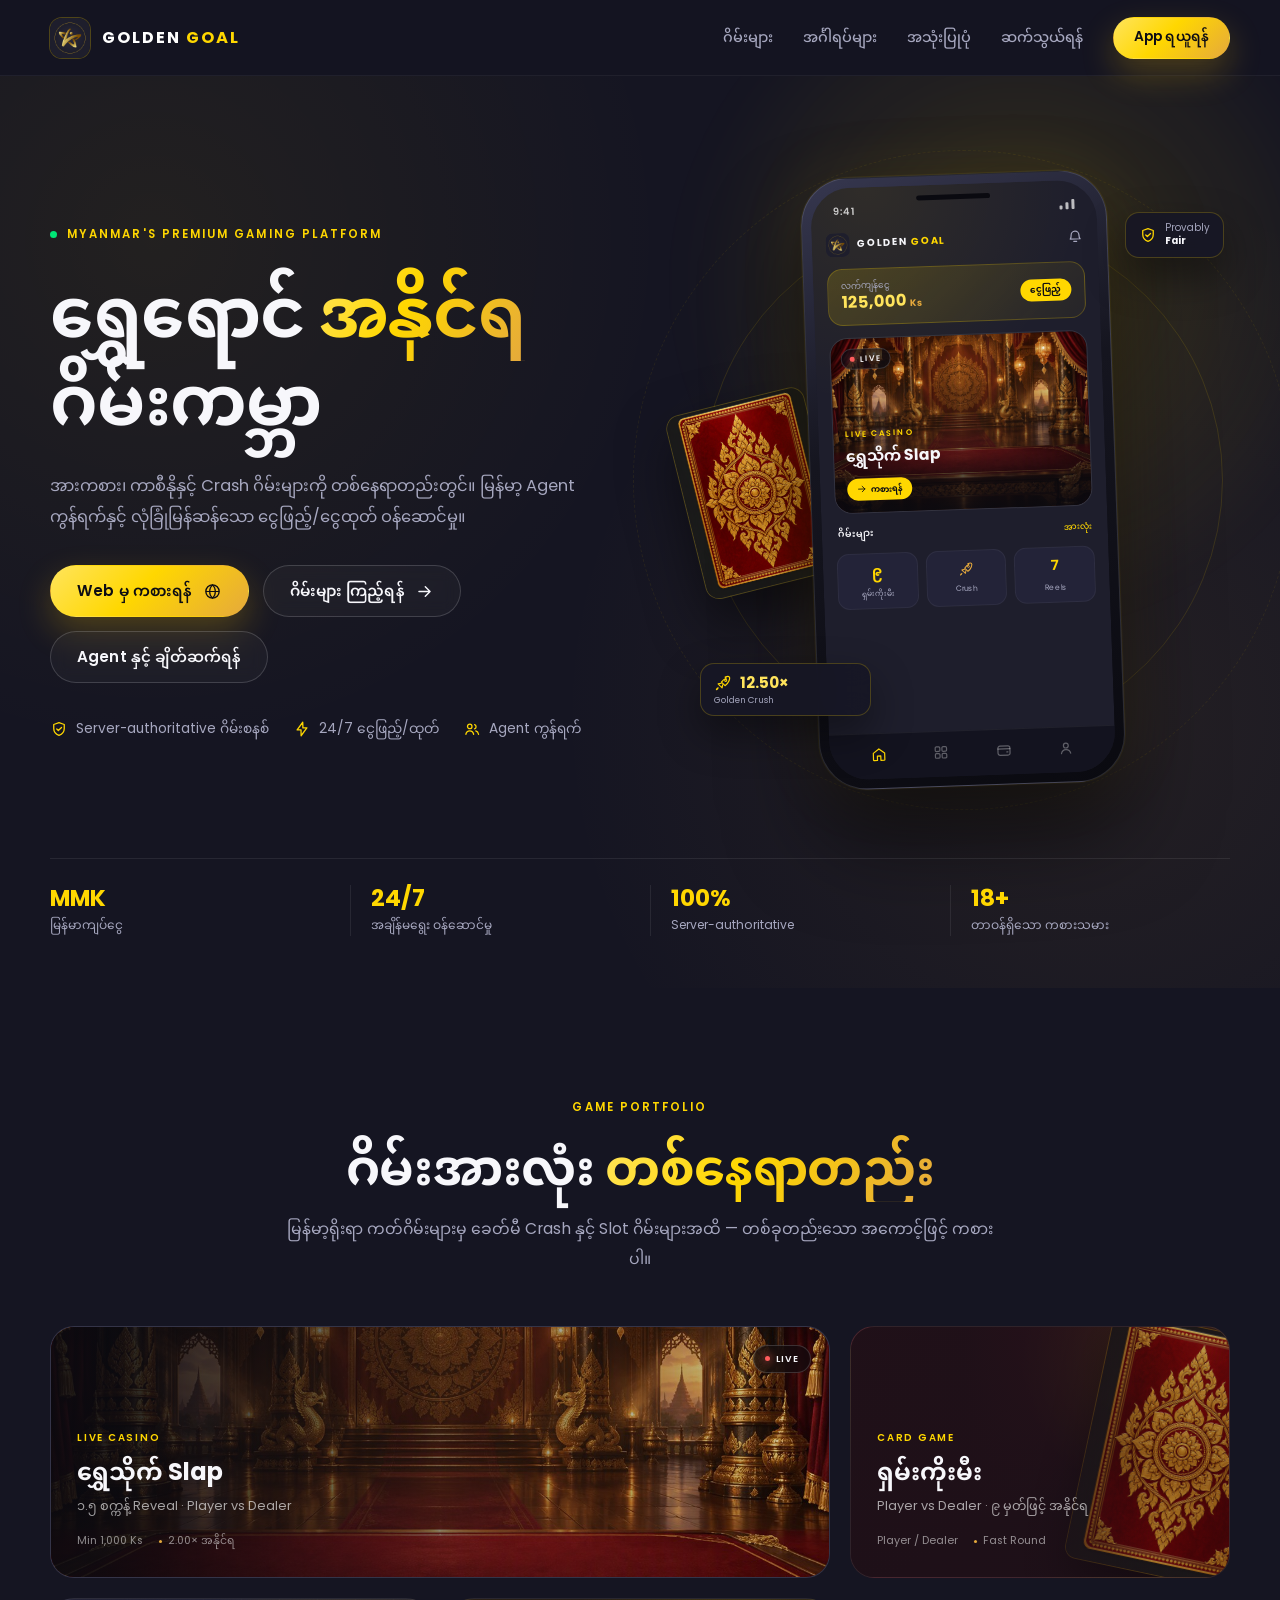
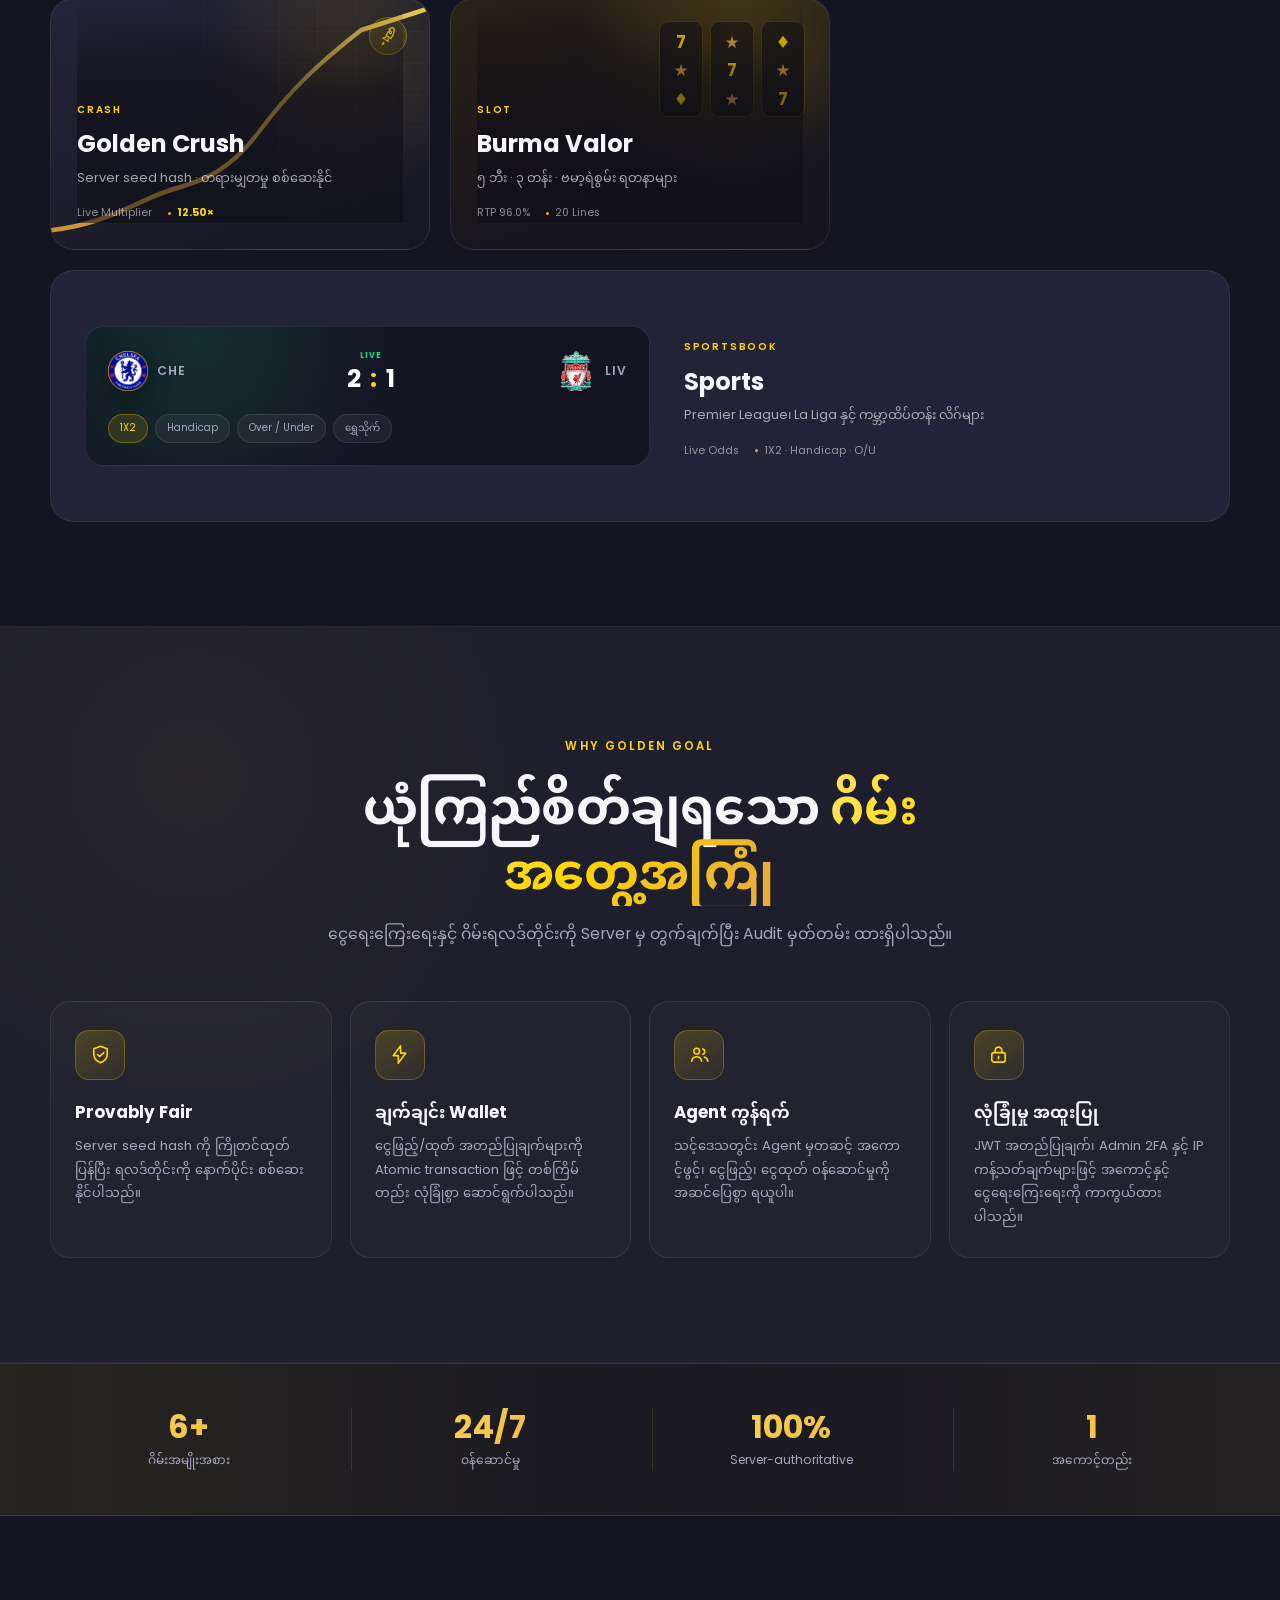
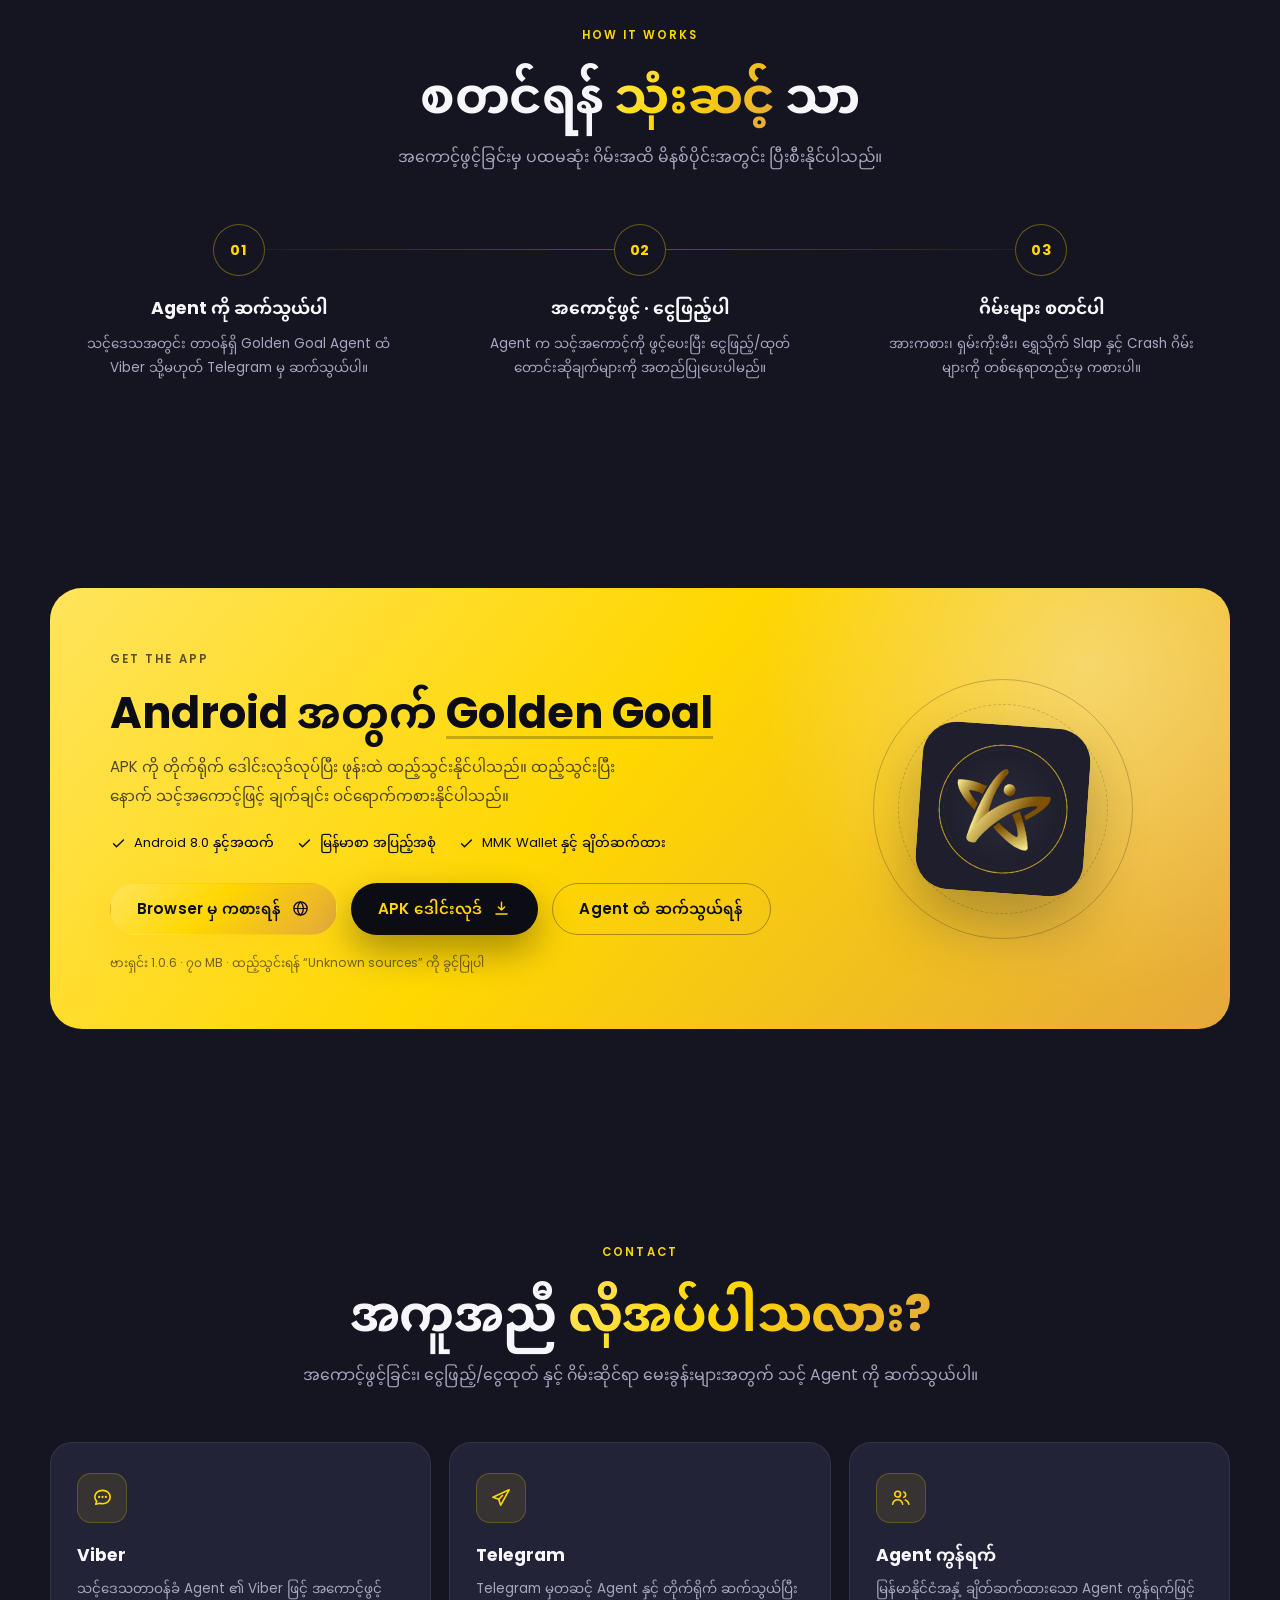
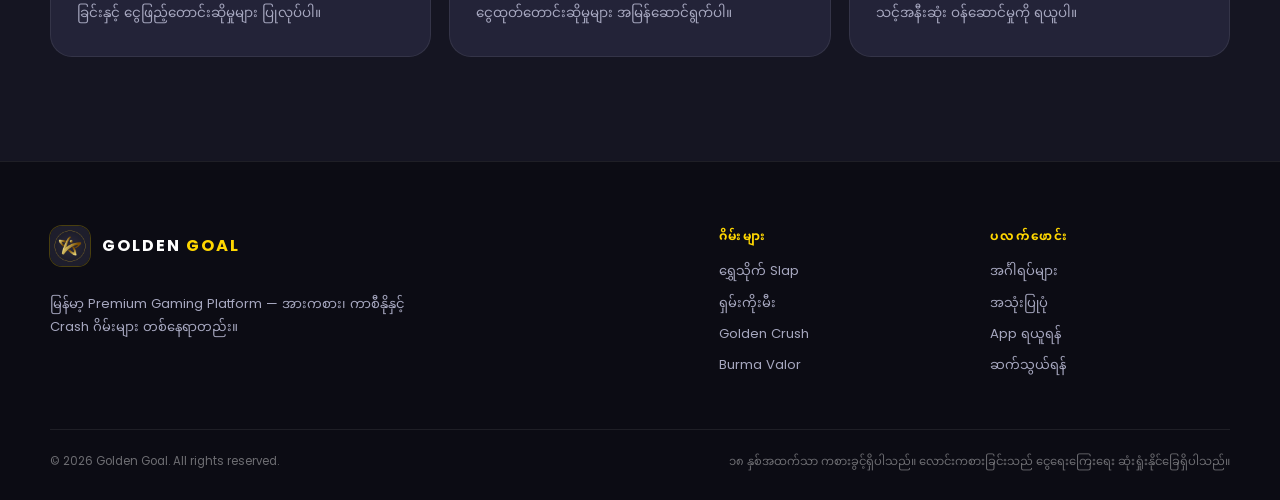
<file: index.html>
<!DOCTYPE html>
<html lang="my">
<head>
  <meta charset="utf-8">
  <meta name="viewport" content="width=device-width, initial-scale=1">
  <title>Golden Goal — မြန်မာ့ Premium Gaming Platform</title>
  <meta name="description" content="အားကစား၊ ရှမ်းကိုးမီး၊ ရွှေသိုက် Slap၊ Golden Crush နှင့် နောက်ဆုံးပေါ် ဂိမ်းများကို Golden Goal တွင် တစ်နေရာတည်း ကစားပါ။">
  <link rel="canonical" href="https://mmgoldengoal.com/">
  <meta name="theme-color" content="#151522">
  <meta property="og:type" content="website">
  <meta property="og:site_name" content="Golden Goal">
  <meta property="og:title" content="Golden Goal — မြန်မာ့ Premium Gaming Platform">
  <meta property="og:description" content="အားကစား၊ ကာစီနိုနှင့် Crash ဂိမ်းများကို တစ်နေရာတည်းတွင်။ မြန်မာ့ Agent ကွန်ရက်နှင့် လုံခြုံမြန်ဆန်သော ဝန်ဆောင်မှု။">
  <meta property="og:url" content="https://mmgoldengoal.com/">
  <meta property="og:image" content="https://mmgoldengoal.com/assets/shwe-thaike.jpg">
  <link rel="icon" href="favicon.png" type="image/png">
  <link rel="apple-touch-icon" href="assets/app-icon.png">
  <link rel="preload" href="assets/fonts/NotoSansMyanmar-Variable.ttf" as="font" type="font/ttf" crossorigin>
  <link rel="preload" href="assets/fonts/Poppins-SemiBold.ttf" as="font" type="font/ttf" crossorigin>
  <link rel="stylesheet" href="styles.css">
  <script>document.documentElement.classList.add('js');</script>
</head>
<body>
  <a class="skip-link" href="#main">အဓိကအကြောင်းအရာသို့ ကျော်သွားရန်</a>

  <svg class="svg-sprite" aria-hidden="true" focusable="false">
    <symbol id="i-arrow" viewBox="0 0 24 24"><path d="M5 12h14M13 6l6 6-6 6" fill="none" stroke="currentColor" stroke-width="1.8" stroke-linecap="round" stroke-linejoin="round"/></symbol>
    <symbol id="i-check" viewBox="0 0 24 24"><path d="m5 12.5 4.2 4.2L19 7" fill="none" stroke="currentColor" stroke-width="2" stroke-linecap="round" stroke-linejoin="round"/></symbol>
    <symbol id="i-download" viewBox="0 0 24 24"><path d="M12 4v10m0 0 4-4m-4 4-4-4M5 19h14" fill="none" stroke="currentColor" stroke-width="1.8" stroke-linecap="round" stroke-linejoin="round"/></symbol>
    <symbol id="i-shield" viewBox="0 0 24 24"><path d="M12 3.5 19 6v5.4c0 4.2-2.8 7.5-7 9.1-4.2-1.6-7-4.9-7-9.1V6l7-2.5Z" fill="none" stroke="currentColor" stroke-width="1.7" stroke-linejoin="round"/><path d="m9 12 2.1 2.1L15.4 10" fill="none" stroke="currentColor" stroke-width="1.7" stroke-linecap="round" stroke-linejoin="round"/></symbol>
    <symbol id="i-bolt" viewBox="0 0 24 24"><path d="M13 3 5.5 13.2h5.2L10.8 21l7.7-10.5h-5.3L13 3Z" fill="none" stroke="currentColor" stroke-width="1.7" stroke-linejoin="round"/></symbol>
    <symbol id="i-users" viewBox="0 0 24 24"><circle cx="9" cy="8.5" r="3" fill="none" stroke="currentColor" stroke-width="1.7"/><path d="M3.8 19c.6-3 2.6-4.6 5.2-4.6s4.6 1.6 5.2 4.6M15.5 6.2a3 3 0 0 1 0 5.6M17 14.6c2 .5 3.3 2 3.7 4.4" fill="none" stroke="currentColor" stroke-width="1.7" stroke-linecap="round"/></symbol>
    <symbol id="i-lock" viewBox="0 0 24 24"><rect x="5" y="10" width="14" height="10" rx="2.5" fill="none" stroke="currentColor" stroke-width="1.7"/><path d="M8.5 10V7.8a3.5 3.5 0 0 1 7 0V10M12 14v2.5" fill="none" stroke="currentColor" stroke-width="1.7" stroke-linecap="round"/></symbol>
    <symbol id="i-chat" viewBox="0 0 24 24"><path d="M20 11.5c0 4-3.6 7-8 7-1 0-2-.2-2.9-.5L5 19l.9-3.2A6.6 6.6 0 0 1 4 11.5c0-4 3.6-7 8-7s8 3 8 7Z" fill="none" stroke="currentColor" stroke-width="1.7" stroke-linejoin="round"/><path d="M8.5 11.5h.01M12 11.5h.01M15.5 11.5h.01" fill="none" stroke="currentColor" stroke-width="2.4" stroke-linecap="round"/></symbol>
    <symbol id="i-send" viewBox="0 0 24 24"><path d="m20 4-8.8 16-2.1-6.1L3 11.8 20 4Z" fill="none" stroke="currentColor" stroke-width="1.7" stroke-linejoin="round"/><path d="m9.1 13.9 4-4" fill="none" stroke="currentColor" stroke-width="1.7" stroke-linecap="round"/></symbol>
    <symbol id="i-phone" viewBox="0 0 24 24"><rect x="7" y="3" width="10" height="18" rx="2.6" fill="none" stroke="currentColor" stroke-width="1.7"/><path d="M10.5 6h3M11 18.2h2" fill="none" stroke="currentColor" stroke-width="1.7" stroke-linecap="round"/></symbol>
    <symbol id="i-menu" viewBox="0 0 24 24"><path d="M4 7h16M4 12h16M4 17h16" fill="none" stroke="currentColor" stroke-width="1.8" stroke-linecap="round"/></symbol>
    <symbol id="i-close" viewBox="0 0 24 24"><path d="m6 6 12 12M18 6 6 18" fill="none" stroke="currentColor" stroke-width="1.8" stroke-linecap="round"/></symbol>
    <symbol id="i-wallet" viewBox="0 0 24 24"><rect x="3.5" y="6" width="17" height="13" rx="3" fill="none" stroke="currentColor" stroke-width="1.7"/><path d="M3.5 10h17M16 14.5h1.5" fill="none" stroke="currentColor" stroke-width="1.7" stroke-linecap="round"/></symbol>
    <symbol id="i-bell" viewBox="0 0 24 24"><path d="M6.5 10a5.5 5.5 0 0 1 11 0c0 4 1.5 5.5 1.5 5.5H5S6.5 14 6.5 10ZM10 19h4" fill="none" stroke="currentColor" stroke-width="1.7" stroke-linecap="round" stroke-linejoin="round"/></symbol>
    <symbol id="i-home" viewBox="0 0 24 24"><path d="m4 10 8-6 8 6v9.2a1 1 0 0 1-1 1h-4.6V14h-4.8v6.2H5a1 1 0 0 1-1-1V10Z" fill="none" stroke="currentColor" stroke-width="1.7" stroke-linejoin="round"/></symbol>
    <symbol id="i-grid" viewBox="0 0 24 24"><rect x="4" y="4" width="6.5" height="6.5" rx="1.6" fill="none" stroke="currentColor" stroke-width="1.7"/><rect x="13.5" y="4" width="6.5" height="6.5" rx="1.6" fill="none" stroke="currentColor" stroke-width="1.7"/><rect x="4" y="13.5" width="6.5" height="6.5" rx="1.6" fill="none" stroke="currentColor" stroke-width="1.7"/><rect x="13.5" y="13.5" width="6.5" height="6.5" rx="1.6" fill="none" stroke="currentColor" stroke-width="1.7"/></symbol>
    <symbol id="i-user" viewBox="0 0 24 24"><circle cx="12" cy="8.5" r="3.4" fill="none" stroke="currentColor" stroke-width="1.7"/><path d="M5.5 19.5c.8-3.6 3.2-5.4 6.5-5.4s5.7 1.8 6.5 5.4" fill="none" stroke="currentColor" stroke-width="1.7" stroke-linecap="round"/></symbol>
    <symbol id="i-trophy" viewBox="0 0 24 24"><path d="M8 4h8v5.5a4 4 0 0 1-8 0V4Z" fill="none" stroke="currentColor" stroke-width="1.7" stroke-linejoin="round"/><path d="M8 6H4.5v1.5A3.5 3.5 0 0 0 8 11M16 6h3.5v1.5A3.5 3.5 0 0 1 16 11M12 13.5V17M8.5 20h7" fill="none" stroke="currentColor" stroke-width="1.7" stroke-linecap="round" stroke-linejoin="round"/></symbol>
    <symbol id="i-spark" viewBox="0 0 24 24"><path d="M12 3.5c.8 4.6 3 6.8 7.5 7.5-4.5.7-6.7 2.9-7.5 7.5-.8-4.6-3-6.8-7.5-7.5 4.5-.7 6.7-2.9 7.5-7.5Z" fill="none" stroke="currentColor" stroke-width="1.6" stroke-linejoin="round"/></symbol>
    <symbol id="i-rocket" viewBox="0 0 24 24"><path d="M14.8 4.2c2.4-1 4.7-1.2 5.5-.4.8.8.6 3.1-.4 5.5-1 2.3-2.8 4.6-5.2 6.3l-4.8-4.8c1.7-2.4 4-4.2 6.3-5.2Z" fill="none" stroke="currentColor" stroke-width="1.6" stroke-linejoin="round"/><circle cx="15.6" cy="8.4" r="1.4" fill="none" stroke="currentColor" stroke-width="1.4"/><path d="m9.7 12.4-4.2.8 2.2 2.2M11.6 14.3l-.8 4.2-2.2-2.2M5.5 18.5c-1.2.3-2 1.1-2.3 2.3 1.2-.3 2-1.1 2.3-2.3Z" fill="none" stroke="currentColor" stroke-width="1.5" stroke-linecap="round" stroke-linejoin="round"/></symbol>
    <symbol id="i-globe" viewBox="0 0 24 24"><circle cx="12" cy="12" r="8.4" fill="none" stroke="currentColor" stroke-width="1.7"/><path d="M3.6 12h16.8M12 3.6c2.4 2.2 3.6 5.1 3.6 8.4s-1.2 6.2-3.6 8.4c-2.4-2.2-3.6-5.1-3.6-8.4s1.2-6.2 3.6-8.4Z" fill="none" stroke="currentColor" stroke-width="1.5"/></symbol>
    <symbol id="i-ball" viewBox="0 0 24 24"><circle cx="12" cy="12" r="8.4" fill="none" stroke="currentColor" stroke-width="1.7"/><path d="m12 7.4 3.2 2.3-1.2 3.8h-4l-1.2-3.8L12 7.4ZM8.5 10.5 4 9.4M15.5 10.5l4.5-1.1M10 13.5l-2.7 3.7M14 13.5l2.7 3.7" fill="none" stroke="currentColor" stroke-width="1.5" stroke-linejoin="round"/></symbol>
  </svg>

  <header class="site-header" id="top">
    <div class="container header-inner">
      <a class="brand" href="#top" aria-label="Golden Goal ပင်မစာမျက်နှာ">
        <img src="assets/app-icon.png" alt="" width="40" height="40">
        <span class="brand-name">GOLDEN <span>GOAL</span></span>
      </a>

      <nav class="nav" id="primary-nav" aria-label="အဓိက လမ်းညွှန်">
        <a href="#games">ဂိမ်းများ</a>
        <a href="#features">အင်္ဂါရပ်များ</a>
        <a href="#how">အသုံးပြုပုံ</a>
        <a href="#contact">ဆက်သွယ်ရန်</a>
        <a class="btn btn-gold btn-sm nav-cta" href="#download">App ရယူရန်</a>
      </nav>

      <button class="nav-toggle" type="button" aria-label="မီနူး ဖွင့်ရန်" aria-expanded="false" aria-controls="primary-nav">
        <svg class="icon nav-toggle-open" aria-hidden="true"><use href="#i-menu"></use></svg>
        <svg class="icon nav-toggle-close" aria-hidden="true"><use href="#i-close"></use></svg>
      </button>
    </div>
  </header>

  <main id="main">
    <section class="hero" aria-labelledby="hero-title">
      <div class="hero-glow" aria-hidden="true"></div>
      <div class="container hero-grid">
        <div class="hero-copy reveal">
          <span class="eyebrow"><span class="pulse-dot" aria-hidden="true"></span> MYANMAR'S PREMIUM GAMING PLATFORM</span>
          <h1 id="hero-title">ရွှေရောင် <span class="gradient-text">အနိုင်ရ</span><br>ဂိမ်းကမ္ဘာ</h1>
          <p class="hero-lede">အားကစား၊ ကာစီနိုနှင့် Crash ဂိမ်းများကို တစ်နေရာတည်းတွင်။ မြန်မာ့ Agent ကွန်ရက်နှင့် လုံခြုံမြန်ဆန်သော ငွေဖြည့်/ငွေထုတ် ဝန်ဆောင်မှု။</p>
          <div class="hero-actions">
            <a class="btn btn-gold" href="https://mmgoldengoal.com/play/">Web မှ ကစားရန် <svg class="icon" aria-hidden="true"><use href="#i-globe"></use></svg></a>
            <a class="btn btn-ghost" href="#games">ဂိမ်းများ ကြည့်ရန် <svg class="icon" aria-hidden="true"><use href="#i-arrow"></use></svg></a>
            <a class="btn btn-ghost" href="#contact">Agent နှင့် ချိတ်ဆက်ရန်</a>
          </div>
          <ul class="hero-points">
            <li><svg class="icon" aria-hidden="true"><use href="#i-shield"></use></svg> Server-authoritative ဂိမ်းစနစ်</li>
            <li><svg class="icon" aria-hidden="true"><use href="#i-bolt"></use></svg> 24/7 ငွေဖြည့်/ထုတ်</li>
            <li><svg class="icon" aria-hidden="true"><use href="#i-users"></use></svg> Agent ကွန်ရက်</li>
          </ul>
        </div>

        <div class="hero-visual reveal" aria-hidden="true">
          <div class="orbit orbit-one"></div>
          <div class="orbit orbit-two"></div>
          <img class="float-card" src="assets/card-back.png" alt="" width="150" height="200">
          <div class="float-chip float-chip--fair"><svg class="icon"><use href="#i-shield"></use></svg><span>Provably<br><b>Fair</b></span></div>
          <div class="float-chip float-chip--mult"><svg class="icon"><use href="#i-rocket"></use></svg><b>12.50×</b><span>Golden Crush</span></div>

          <div class="phone">
            <div class="phone-hardware">
              <div class="phone-speaker"></div>
              <div class="phone-screen">
                <div class="status-bar"><span>9:41</span><span class="status-icons"><i></i><i></i><i></i></span></div>
                <div class="app-bar">
                  <img src="assets/app-icon.png" alt="" width="26" height="26">
                  <span>GOLDEN <b>GOAL</b></span>
                  <svg class="icon"><use href="#i-bell"></use></svg>
                </div>
                <div class="wallet-card">
                  <div><span>လက်ကျန်ငွေ</span><b>125,000 <small>Ks</small></b></div>
                  <span class="wallet-action">ငွေဖြည့်</span>
                </div>
                <div class="phone-feature">
                  <img src="assets/shwe-thaike.jpg" alt="">
                  <div class="phone-feature-shade"></div>
                  <span class="live-pill"><i></i> LIVE</span>
                  <div class="phone-feature-copy">
                    <small>LIVE CASINO</small>
                    <b>ရွှေသိုက် Slap</b>
                    <span class="play-pill"><svg class="icon"><use href="#i-arrow"></use></svg> ကစားရန်</span>
                  </div>
                </div>
                <div class="phone-row-head"><span>ဂိမ်းများ</span><span>အားလုံး</span></div>
                <div class="phone-tiles">
                  <div class="phone-tile"><span class="tile-glyph">၉</span><span>ရှမ်းကိုးမီး</span></div>
                  <div class="phone-tile"><svg class="icon"><use href="#i-rocket"></use></svg><span>Crush</span></div>
                  <div class="phone-tile"><span class="tile-glyph">7</span><span>Reels</span></div>
                </div>
                <div class="phone-nav">
                  <span class="active"><svg class="icon"><use href="#i-home"></use></svg></span>
                  <span><svg class="icon"><use href="#i-grid"></use></svg></span>
                  <span><svg class="icon"><use href="#i-wallet"></use></svg></span>
                  <span><svg class="icon"><use href="#i-user"></use></svg></span>
                </div>
              </div>
            </div>
          </div>
        </div>
      </div>

      <div class="container trust-strip reveal">
        <div><b>MMK</b><span>မြန်မာကျပ်ငွေ</span></div>
        <div><b>24/7</b><span>အချိန်မရွေး ဝန်ဆောင်မှု</span></div>
        <div><b>100%</b><span>Server-authoritative</span></div>
        <div><b>18+</b><span>တာဝန်ရှိသော ကစားသမား</span></div>
      </div>
    </section>

    <section class="section" id="games" aria-labelledby="games-title">
      <div class="container">
        <header class="section-head reveal">
          <span class="eyebrow">GAME PORTFOLIO</span>
          <h2 id="games-title">ဂိမ်းအားလုံး <span class="gradient-text">တစ်နေရာတည်း</span></h2>
          <p>မြန်မာ့ရိုးရာ ကတ်ဂိမ်းများမှ ခေတ်မီ Crash နှင့် Slot ဂိမ်းများအထိ — တစ်ခုတည်းသော အကောင့်ဖြင့် ကစားပါ။</p>
        </header>

        <div class="games-grid">
          <article class="game-card game-card--shwe reveal">
            <img class="game-bg" src="assets/shwe-thaike.jpg" alt="ရွှေသိုက် Slap ဂိမ်းစားပွဲ နောက်ခံ" loading="lazy">
            <div class="game-shade"></div>
            <span class="game-tag game-tag--live"><i></i> LIVE</span>
            <div class="game-body">
              <span class="game-kicker">LIVE CASINO</span>
              <h3>ရွှေသိုက် Slap</h3>
              <p>၁.၅ စက္ကန့် Reveal · Player vs Dealer</p>
              <div class="game-meta"><span>Min 1,000 Ks</span><span>2.00× အနိုင်ရ</span></div>
            </div>
          </article>

          <article class="game-card game-card--skm reveal">
            <img class="game-art" src="assets/card-back.png" alt="ရှမ်းကိုးမီး ကတ်နောက်ခံ" loading="lazy">
            <div class="game-body">
              <span class="game-kicker">CARD GAME</span>
              <h3>ရှမ်းကိုးမီး</h3>
              <p>Player vs Dealer · ၉ မှတ်ဖြင့် အနိုင်ရ</p>
              <div class="game-meta"><span>Player / Dealer</span><span>Fast Round</span></div>
            </div>
          </article>

          <article class="game-card game-card--crush reveal">
            <div class="crush-visual" aria-hidden="true">
              <span class="crush-grid"></span>
              <svg class="crush-line" viewBox="0 0 300 160" preserveAspectRatio="none">
                <path d="M0 148 C 46 144, 70 128, 96 122 S 142 110, 166 84 S 214 40, 246 20 L 300 6" fill="none" stroke="url(#gold-line)" stroke-width="3" stroke-linecap="round"/>
                <defs><linearGradient id="gold-line" x1="0" x2="1"><stop offset="0" stop-color="#e5a93c"/><stop offset="1" stop-color="#ffe45c"/></linearGradient></defs>
              </svg>
              <span class="crush-rocket"><svg class="icon"><use href="#i-rocket"></use></svg></span>
            </div>
            <div class="game-body">
              <span class="game-kicker">CRASH</span>
              <h3>Golden Crush</h3>
              <p>Server seed hash · တရားမျှတမှု စစ်ဆေးနိုင်</p>
              <div class="game-meta"><span>Live Multiplier</span><span class="game-mult">12.50×</span></div>
            </div>
          </article>

          <article class="game-card game-card--reels reveal">
            <div class="reels-visual" aria-hidden="true">
              <div class="reel"><span>7</span><span class="sym">★</span><span>♦</span></div>
              <div class="reel"><span class="sym">★</span><span>7</span><span class="sym">★</span></div>
              <div class="reel"><span>♦</span><span class="sym">★</span><span>7</span></div>
            </div>
            <div class="game-body">
              <span class="game-kicker">SLOT</span>
              <h3>Burma Valor</h3>
              <p>၅ ဘီး · ၃ တန်း · ဗမာ့ရဲစွမ်း ရတနာများ</p>
              <div class="game-meta"><span>RTP 96.0%</span><span>20 Lines</span></div>
            </div>
          </article>

          <article class="game-card game-card--sports reveal">
            <div class="sports-scene" aria-hidden="true">
              <div class="scoreboard">
                <div class="team"><img src="assets/teams/chelsea.png" alt=""><span>CHE</span></div>
                <div class="score"><small>LIVE</small><b>2 <i>:</i> 1</b></div>
                <div class="team"><img src="assets/teams/liverpool.png" alt=""><span>LIV</span></div>
              </div>
              <div class="market-chips"><span>1X2</span><span>Handicap</span><span>Over / Under</span><span>ရွှေသိုက်</span></div>
            </div>
            <div class="game-body">
              <span class="game-kicker">SPORTSBOOK</span>
              <h3>Sports</h3>
              <p>Premier League၊ La Liga နှင့် ကမ္ဘာ့ထိပ်တန်း လိဂ်များ</p>
              <div class="game-meta"><span>Live Odds</span><span>1X2 · Handicap · O/U</span></div>
            </div>
          </article>
        </div>
      </div>
    </section>

    <section class="section section--features" id="features" aria-labelledby="features-title">
      <div class="container">
        <header class="section-head reveal">
          <span class="eyebrow">WHY GOLDEN GOAL</span>
          <h2 id="features-title">ယုံကြည်စိတ်ချရသော <span class="gradient-text">ဂိမ်းအတွေ့အကြုံ</span></h2>
          <p>ငွေရေးကြေးရေးနှင့် ဂိမ်းရလဒ်တိုင်းကို Server မှ တွက်ချက်ပြီး Audit မှတ်တမ်း ထားရှိပါသည်။</p>
        </header>

        <div class="feature-grid">
          <article class="feature-card reveal">
            <span class="feature-icon"><svg class="icon"><use href="#i-shield"></use></svg></span>
            <h3>Provably Fair</h3>
            <p>Server seed hash ကို ကြိုတင်ထုတ်ပြန်ပြီး ရလဒ်တိုင်းကို နောက်ပိုင်း စစ်ဆေးနိုင်ပါသည်။</p>
          </article>
          <article class="feature-card reveal">
            <span class="feature-icon"><svg class="icon"><use href="#i-bolt"></use></svg></span>
            <h3>ချက်ချင်း Wallet</h3>
            <p>ငွေဖြည့်/ထုတ် အတည်ပြုချက်များကို Atomic transaction ဖြင့် တစ်ကြိမ်တည်း လုံခြုံစွာ ဆောင်ရွက်ပါသည်။</p>
          </article>
          <article class="feature-card reveal">
            <span class="feature-icon"><svg class="icon"><use href="#i-users"></use></svg></span>
            <h3>Agent ကွန်ရက်</h3>
            <p>သင့်ဒေသတွင်း Agent မှတဆင့် အကောင့်ဖွင့်၊ ငွေဖြည့်၊ ငွေထုတ် ဝန်ဆောင်မှုကို အဆင်ပြေစွာ ရယူပါ။</p>
          </article>
          <article class="feature-card reveal">
            <span class="feature-icon"><svg class="icon"><use href="#i-lock"></use></svg></span>
            <h3>လုံခြုံမှု အထူးပြု</h3>
            <p>JWT အတည်ပြုချက်၊ Admin 2FA နှင့် IP ကန့်သတ်ချက်များဖြင့် အကောင့်နှင့် ငွေရေးကြေးရေးကို ကာကွယ်ထားပါသည်။</p>
          </article>
        </div>
      </div>
    </section>

    <section class="stats-band" aria-label="ပလက်ဖောင်း အနှစ်ချုပ်">
      <div class="container stats-grid reveal">
        <div><b>6+</b><span>ဂိမ်းအမျိုးအစား</span></div>
        <div><b>24/7</b><span>ဝန်ဆောင်မှု</span></div>
        <div><b>100%</b><span>Server-authoritative</span></div>
        <div><b>1</b><span>အကောင့်တည်း</span></div>
      </div>
    </section>

    <section class="section" id="how" aria-labelledby="how-title">
      <div class="container">
        <header class="section-head reveal">
          <span class="eyebrow">HOW IT WORKS</span>
          <h2 id="how-title">စတင်ရန် <span class="gradient-text">သုံးဆင့်</span> သာ</h2>
          <p>အကောင့်ဖွင့်ခြင်းမှ ပထမဆုံး ဂိမ်းအထိ မိနစ်ပိုင်းအတွင်း ပြီးစီးနိုင်ပါသည်။</p>
        </header>

        <div class="steps">
          <article class="step reveal">
            <span class="step-num">01</span>
            <h3>Agent ကို ဆက်သွယ်ပါ</h3>
            <p>သင့်ဒေသအတွင်း တာဝန်ရှိ Golden Goal Agent ထံ Viber သို့မဟုတ် Telegram မှ ဆက်သွယ်ပါ။</p>
          </article>
          <article class="step reveal">
            <span class="step-num">02</span>
            <h3>အကောင့်ဖွင့် · ငွေဖြည့်ပါ</h3>
            <p>Agent က သင့်အကောင့်ကို ဖွင့်ပေးပြီး ငွေဖြည့်/ထုတ် တောင်းဆိုချက်များကို အတည်ပြုပေးပါမည်။</p>
          </article>
          <article class="step reveal">
            <span class="step-num">03</span>
            <h3>ဂိမ်းများ စတင်ပါ</h3>
            <p>အားကစား၊ ရှမ်းကိုးမီး၊ ရွှေသိုက် Slap နှင့် Crash ဂိမ်းများကို တစ်နေရာတည်းမှ ကစားပါ။</p>
          </article>
        </div>
      </div>
    </section>

    <section class="section download" id="download" aria-labelledby="download-title">
      <div class="container">
        <div class="download-panel reveal">
          <div class="download-copy">
            <span class="eyebrow">GET THE APP</span>
            <h2 id="download-title">Android အတွက် <span class="gradient-text">Golden Goal</span></h2>
            <p>APK ကို တိုက်ရိုက် ဒေါင်းလုဒ်လုပ်ပြီး ဖုန်းထဲ ထည့်သွင်းနိုင်ပါသည်။ ထည့်သွင်းပြီးနောက် သင့်အကောင့်ဖြင့် ချက်ချင်း ဝင်ရောက်ကစားနိုင်ပါသည်။</p>
            <ul class="download-points">
              <li><svg class="icon" aria-hidden="true"><use href="#i-check"></use></svg> Android 8.0 နှင့်အထက်</li>
              <li><svg class="icon" aria-hidden="true"><use href="#i-check"></use></svg> မြန်မာစာ အပြည့်အစုံ</li>
              <li><svg class="icon" aria-hidden="true"><use href="#i-check"></use></svg> MMK Wallet နှင့် ချိတ်ဆက်ထား</li>
            </ul>
            <div class="hero-actions">
              <a class="btn btn-gold" href="https://mmgoldengoal.com/play/">Browser မှ ကစားရန် <svg class="icon" aria-hidden="true"><use href="#i-globe"></use></svg></a>
              <a class="btn btn-dark" href="https://mmgoldengoal.com/downloads/golden-goal-1.0.6.apk">APK ဒေါင်းလုဒ် <svg class="icon" aria-hidden="true"><use href="#i-download"></use></svg></a>
              <a class="btn btn-outline-dark" href="#contact">Agent ထံ ဆက်သွယ်ရန်</a>
            </div>
            <p class="download-meta">ဗားရှင်း 1.0.6 · ၇၀ MB · ထည့်သွင်းရန် “Unknown sources” ကို ခွင့်ပြုပါ</p>
          </div>
          <div class="download-visual" aria-hidden="true">
            <img src="assets/app-icon.png" alt="" width="168" height="168">
            <span class="download-ring"></span>
          </div>
        </div>
      </div>
    </section>

    <section class="section" id="contact" aria-labelledby="contact-title">
      <div class="container">
        <header class="section-head reveal">
          <span class="eyebrow">CONTACT</span>
          <h2 id="contact-title">အကူအညီ <span class="gradient-text">လိုအပ်ပါသလား?</span></h2>
          <p>အကောင့်ဖွင့်ခြင်း၊ ငွေဖြည့်/ငွေထုတ် နှင့် ဂိမ်းဆိုင်ရာ မေးခွန်းများအတွက် သင့် Agent ကို ဆက်သွယ်ပါ။</p>
        </header>

        <div class="contact-grid">
          <article class="contact-card reveal">
            <span class="contact-icon"><svg class="icon"><use href="#i-chat"></use></svg></span>
            <h3>Viber</h3>
            <p>သင့်ဒေသတာဝန်ခံ Agent ၏ Viber ဖြင့် အကောင့်ဖွင့်ခြင်းနှင့် ငွေဖြည့်တောင်းဆိုမှုများ ပြုလုပ်ပါ။</p>
          </article>
          <article class="contact-card reveal">
            <span class="contact-icon"><svg class="icon"><use href="#i-send"></use></svg></span>
            <h3>Telegram</h3>
            <p>Telegram မှတဆင့် Agent နှင့် တိုက်ရိုက် ဆက်သွယ်ပြီး ငွေထုတ်တောင်းဆိုမှုများ အမြန်ဆောင်ရွက်ပါ။</p>
          </article>
          <article class="contact-card reveal">
            <span class="contact-icon"><svg class="icon"><use href="#i-users"></use></svg></span>
            <h3>Agent ကွန်ရက်</h3>
            <p>မြန်မာနိုင်ငံအနှံ့ ချိတ်ဆက်ထားသော Agent ကွန်ရက်ဖြင့် သင့်အနီးဆုံး ဝန်ဆောင်မှုကို ရယူပါ။</p>
          </article>
        </div>
      </div>
    </section>
  </main>

  <footer class="site-footer">
    <div class="container footer-grid">
      <div class="footer-brand">
        <a class="brand" href="#top">
          <img src="assets/app-icon.png" alt="" width="40" height="40">
          <span class="brand-name">GOLDEN <span>GOAL</span></span>
        </a>
        <p>မြန်မာ့ Premium Gaming Platform — အားကစား၊ ကာစီနိုနှင့် Crash ဂိမ်းများ တစ်နေရာတည်း။</p>
      </div>
      <nav class="footer-nav" aria-label="Footer လမ်းညွှန်">
        <div>
          <h4>ဂိမ်းများ</h4>
          <a href="#games">ရွှေသိုက် Slap</a>
          <a href="#games">ရှမ်းကိုးမီး</a>
          <a href="#games">Golden Crush</a>
          <a href="#games">Burma Valor</a>
        </div>
        <div>
          <h4>ပလက်ဖောင်း</h4>
          <a href="#features">အင်္ဂါရပ်များ</a>
          <a href="#how">အသုံးပြုပုံ</a>
          <a href="#download">App ရယူရန်</a>
          <a href="#contact">ဆက်သွယ်ရန်</a>
        </div>
      </nav>
    </div>
    <div class="container footer-bottom">
      <p>© <span id="year">2026</span> Golden Goal. All rights reserved.</p>
      <p class="responsible">၁၈ နှစ်အထက်သာ ကစားခွင့်ရှိပါသည်။ လောင်းကစားခြင်းသည် ငွေရေးကြေးရေး ဆုံးရှုံးနိုင်ခြေရှိပါသည်။</p>
    </div>
  </footer>

  <script src="app.js"></script>
</body>
</html>
</file>
<file: styles.css>
@font-face {
  font-family: 'Poppins';
  src: url('assets/fonts/Poppins-Regular.ttf') format('truetype');
  font-weight: 400;
  font-style: normal;
  font-display: swap;
}

@font-face {
  font-family: 'Poppins';
  src: url('assets/fonts/Poppins-SemiBold.ttf') format('truetype');
  font-weight: 600;
  font-style: normal;
  font-display: swap;
}

@font-face {
  font-family: 'Poppins';
  src: url('assets/fonts/Poppins-Bold.ttf') format('truetype');
  font-weight: 700;
  font-style: normal;
  font-display: swap;
}

@font-face {
  font-family: 'Noto Sans Myanmar';
  src: url('assets/fonts/NotoSansMyanmar-Variable.ttf') format('truetype');
  font-weight: 100 900;
  font-style: normal;
  font-display: swap;
}

:root {
  --ink: #0c0c14;
  --bg: #151522;
  --bg-2: #1e1e2c;
  --surface: #232338;
  --surface-2: #2b2c44;
  --line: rgba(255, 255, 255, 0.08);
  --line-gold: rgba(255, 215, 0, 0.22);
  --gold: #ffd700;
  --gold-light: #ffe45c;
  --gold-soft: #e5a93c;
  --gold-deep: #b8860b;
  --text: #f7f7fb;
  --muted: #a6a7bf;
  --green: #00e676;
  --red: #ff5c5c;
  --radius: 24px;
  --container: 1180px;
  --font: 'Poppins', 'Noto Sans Myanmar', system-ui, -apple-system, sans-serif;
}

*,
*::before,
*::after {
  box-sizing: border-box;
}

html {
  scroll-behavior: smooth;
  scroll-padding-top: 96px;
}

body {
  margin: 0;
  background: var(--bg);
  color: var(--text);
  font-family: var(--font);
  font-size: 16px;
  line-height: 1.7;
  -webkit-font-smoothing: antialiased;
  overflow-x: hidden;
}

img,
svg {
  display: block;
  max-width: 100%;
}

a {
  color: inherit;
  text-decoration: none;
}

button {
  font: inherit;
}

::selection {
  background: rgba(255, 215, 0, 0.28);
  color: #fff;
}

:focus-visible {
  outline: 2px solid var(--gold);
  outline-offset: 3px;
  border-radius: 6px;
}

.skip-link {
  position: absolute;
  left: 16px;
  top: -80px;
  z-index: 200;
  background: var(--gold);
  color: var(--ink);
  padding: 10px 18px;
  border-radius: 10px;
  font-weight: 600;
  transition: top 0.2s ease;
}

.skip-link:focus {
  top: 16px;
}

.svg-sprite {
  position: absolute;
  width: 0;
  height: 0;
  overflow: hidden;
}

.icon {
  width: 1.25em;
  height: 1.25em;
  flex: none;
  fill: none;
}

.container {
  width: min(var(--container), calc(100% - 48px));
  margin-inline: auto;
}

/* ---------- Buttons ---------- */

.btn {
  display: inline-flex;
  align-items: center;
  justify-content: center;
  gap: 10px;
  min-height: 52px;
  padding: 0 26px;
  border: 1px solid transparent;
  border-radius: 999px;
  font-weight: 600;
  font-size: 0.95rem;
  letter-spacing: 0.01em;
  line-height: 1.2;
  cursor: pointer;
  transition: transform 0.2s ease, box-shadow 0.2s ease, background 0.2s ease,
    border-color 0.2s ease, color 0.2s ease;
}

.btn:hover {
  transform: translateY(-2px);
}

.btn-gold {
  background: linear-gradient(135deg, var(--gold-light), var(--gold) 45%, var(--gold-soft));
  color: var(--ink);
  box-shadow: 0 14px 34px rgba(255, 196, 0, 0.24);
}

.btn-gold:hover {
  box-shadow: 0 18px 44px rgba(255, 196, 0, 0.34);
}

.btn-ghost {
  background: rgba(255, 255, 255, 0.03);
  border-color: rgba(255, 255, 255, 0.16);
  color: var(--text);
  backdrop-filter: blur(8px);
}

.btn-ghost:hover {
  border-color: var(--line-gold);
  background: rgba(255, 215, 0, 0.07);
}

.btn-sm {
  min-height: 44px;
  padding: 0 20px;
  font-size: 0.86rem;
}

.btn-dark {
  background: var(--ink);
  color: var(--gold);
  box-shadow: 0 16px 36px rgba(8, 8, 14, 0.35);
}

.btn-dark:hover {
  box-shadow: 0 20px 46px rgba(8, 8, 14, 0.45);
}

.btn-outline-dark {
  border-color: rgba(12, 12, 20, 0.35);
  color: var(--ink);
}

.btn-outline-dark:hover {
  background: rgba(12, 12, 20, 0.08);
}

/* ---------- Header ---------- */

.site-header {
  position: sticky;
  top: 0;
  z-index: 100;
  height: 76px;
  display: flex;
  align-items: center;
  background: rgba(21, 21, 34, 0.72);
  border-bottom: 1px solid rgba(255, 255, 255, 0.05);
  backdrop-filter: blur(18px);
  transition: background 0.25s ease, box-shadow 0.25s ease;
}

.site-header.is-scrolled {
  background: rgba(12, 12, 20, 0.94);
  box-shadow: 0 12px 40px rgba(0, 0, 0, 0.35);
}

.header-inner {
  display: flex;
  align-items: center;
  justify-content: space-between;
  gap: 24px;
}

.brand {
  display: inline-flex;
  align-items: center;
  gap: 12px;
  flex: none;
}

.brand img {
  width: 40px;
  height: 40px;
  border-radius: 12px;
  box-shadow: 0 0 0 1px rgba(255, 215, 0, 0.25);
}

.brand-name {
  font-weight: 700;
  font-size: 1.02rem;
  letter-spacing: 0.12em;
  color: #fff;
}

.brand-name span {
  color: var(--gold);
}

.nav {
  display: flex;
  align-items: center;
  gap: 30px;
}

.nav > a:not(.btn) {
  font-size: 0.9rem;
  color: var(--muted);
  font-weight: 500;
  transition: color 0.2s ease;
  white-space: nowrap;
}

.nav > a:not(.btn):hover {
  color: var(--gold);
}

.nav-cta {
  min-height: 42px;
}

.nav-toggle {
  display: none;
  width: 44px;
  height: 44px;
  align-items: center;
  justify-content: center;
  background: rgba(255, 255, 255, 0.04);
  border: 1px solid var(--line);
  border-radius: 12px;
  color: var(--text);
  cursor: pointer;
}

.nav-toggle .icon {
  width: 22px;
  height: 22px;
}

.nav-toggle-close {
  display: none;
}

.nav-toggle[aria-expanded='true'] .nav-toggle-open {
  display: none;
}

.nav-toggle[aria-expanded='true'] .nav-toggle-close {
  display: block;
}

/* ---------- Hero ---------- */

.hero {
  position: relative;
  padding: 84px 0 48px;
  overflow: hidden;
}

.hero-glow {
  position: absolute;
  inset: -20% -10% auto auto;
  width: 780px;
  height: 780px;
  background: radial-gradient(circle, rgba(255, 215, 0, 0.15), transparent 62%);
  filter: blur(20px);
  pointer-events: none;
}

.hero::before {
  content: '';
  position: absolute;
  inset: 0;
  background:
    radial-gradient(circle at 12% 18%, rgba(255, 215, 0, 0.06), transparent 38%),
    radial-gradient(circle at 85% 70%, rgba(229, 169, 60, 0.08), transparent 42%);
  pointer-events: none;
}

.hero-grid {
  position: relative;
  display: grid;
  grid-template-columns: 1.05fr 0.95fr;
  align-items: center;
  gap: 56px;
}

.eyebrow {
  display: inline-flex;
  align-items: center;
  gap: 10px;
  font-size: 0.72rem;
  font-weight: 600;
  letter-spacing: 0.18em;
  text-transform: uppercase;
  color: var(--gold);
}

.pulse-dot {
  width: 7px;
  height: 7px;
  border-radius: 50%;
  background: var(--green);
  box-shadow: 0 0 0 0 rgba(0, 230, 118, 0.5);
  animation: pulse 2.4s infinite;
}

.hero h1 {
  margin: 22px 0 24px;
  font-size: clamp(2.9rem, 5.4vw, 4.7rem);
  line-height: 1.28;
  letter-spacing: -0.015em;
  font-weight: 700;
}

.gradient-text {
  background: linear-gradient(120deg, var(--gold-light) 0%, var(--gold) 42%, var(--gold-soft) 100%);
  -webkit-background-clip: text;
  background-clip: text;
  color: transparent;
}

.hero-lede {
  max-width: 560px;
  margin: 0 0 32px;
  color: var(--muted);
  font-size: 1.02rem;
  line-height: 1.95;
}

.hero-actions {
  display: flex;
  flex-wrap: wrap;
  gap: 14px;
}

.hero-points {
  display: flex;
  flex-wrap: wrap;
  gap: 14px 24px;
  margin: 34px 0 0;
  padding: 0;
  list-style: none;
  color: var(--muted);
  font-size: 0.86rem;
}

.hero-points li {
  display: inline-flex;
  align-items: center;
  gap: 8px;
}

.hero-points .icon {
  color: var(--gold);
  width: 18px;
  height: 18px;
}

/* ---------- Phone mockup ---------- */

.hero-visual {
  position: relative;
  display: flex;
  align-items: center;
  justify-content: center;
  min-height: 640px;
  isolation: isolate;
}

.orbit {
  position: absolute;
  border-radius: 50%;
  border: 1px solid rgba(255, 215, 0, 0.12);
  pointer-events: none;
}

.orbit-one {
  width: 520px;
  height: 520px;
  animation: spin 40s linear infinite;
}

.orbit-two {
  width: 660px;
  height: 660px;
  border-style: dashed;
  border-color: rgba(255, 215, 0, 0.07);
  animation: spin 70s linear infinite reverse;
}

.phone {
  position: relative;
  z-index: 2;
  width: 306px;
  padding: 9px;
  border-radius: 48px;
  background: linear-gradient(160deg, #36374f, #15151f 40%, #0a0a10);
  border: 1px solid rgba(255, 255, 255, 0.12);
  box-shadow:
    0 50px 90px rgba(0, 0, 0, 0.55),
    0 0 0 1px rgba(255, 215, 0, 0.08),
    0 0 70px rgba(255, 196, 0, 0.09);
  transform: rotate(-2deg);
}

.phone-hardware {
  position: relative;
}

.phone-speaker {
  position: absolute;
  z-index: 3;
  top: 10px;
  left: 50%;
  transform: translateX(-50%);
  width: 74px;
  height: 5px;
  border-radius: 999px;
  background: #0a0a10;
}

.phone-screen {
  position: relative;
  height: 592px;
  display: flex;
  flex-direction: column;
  gap: 12px;
  padding: 14px 14px 0;
  border-radius: 40px;
  background:
    radial-gradient(circle at 20% 0%, rgba(255, 215, 0, 0.08), transparent 34%),
    var(--bg-2);
  overflow: hidden;
}

.status-bar {
  display: flex;
  align-items: center;
  justify-content: space-between;
  padding: 2px 8px 0;
  font-size: 0.62rem;
  color: rgba(255, 255, 255, 0.75);
  font-weight: 600;
}

.status-icons {
  display: inline-flex;
  align-items: flex-end;
  gap: 3px;
}

.status-icons i {
  display: block;
  width: 3px;
  background: rgba(255, 255, 255, 0.7);
  border-radius: 1px;
}

.status-icons i:nth-child(1) { height: 4px; }
.status-icons i:nth-child(2) { height: 7px; }
.status-icons i:nth-child(3) { height: 10px; }

.app-bar {
  display: flex;
  align-items: center;
  gap: 7px;
  font-size: 0.62rem;
  letter-spacing: 0.1em;
  font-weight: 700;
}

.app-bar img {
  width: 24px;
  height: 24px;
  border-radius: 7px;
}

.app-bar span {
  flex: 1;
}

.app-bar b {
  color: var(--gold);
}

.app-bar .icon {
  width: 17px;
  height: 17px;
  color: var(--muted);
}

.wallet-card {
  display: flex;
  align-items: center;
  justify-content: space-between;
  padding: 11px 13px;
  border-radius: 15px;
  background: linear-gradient(135deg, rgba(255, 215, 0, 0.16), rgba(255, 215, 0, 0.04));
  border: 1px solid rgba(255, 215, 0, 0.22);
}

.wallet-card span {
  display: block;
  font-size: 0.56rem;
  color: var(--muted);
  line-height: 1.3;
}

.wallet-card b {
  display: block;
  font-size: 1.02rem;
  line-height: 1.3;
  color: var(--gold-light);
}

.wallet-card small {
  font-size: 0.58rem;
  color: var(--gold-soft);
}

.wallet-action {
  padding: 5px 10px;
  border-radius: 999px;
  background: var(--gold);
  color: var(--ink) !important;
  font-size: 0.56rem !important;
  font-weight: 700;
}

.phone-feature {
  position: relative;
  height: 176px;
  border-radius: 18px;
  overflow: hidden;
  border: 1px solid rgba(255, 255, 255, 0.09);
}

.phone-feature img {
  width: 100%;
  height: 100%;
  object-fit: cover;
}

.phone-feature-shade {
  position: absolute;
  inset: 0;
  background: linear-gradient(180deg, rgba(10, 10, 16, 0.05) 20%, rgba(10, 10, 16, 0.88));
}

.live-pill {
  position: absolute;
  top: 10px;
  left: 10px;
  display: inline-flex;
  align-items: center;
  gap: 5px;
  padding: 3px 8px;
  border-radius: 999px;
  background: rgba(12, 12, 20, 0.72);
  border: 1px solid rgba(255, 255, 255, 0.16);
  font-size: 0.5rem;
  letter-spacing: 0.12em;
  font-weight: 600;
}

.live-pill i,
.game-tag--live i {
  width: 5px;
  height: 5px;
  border-radius: 50%;
  background: var(--red);
  box-shadow: 0 0 8px var(--red);
}

.phone-feature-copy {
  position: absolute;
  inset: auto 12px 12px;
  display: flex;
  flex-direction: column;
  gap: 2px;
}

.phone-feature-copy small {
  font-size: 0.5rem;
  letter-spacing: 0.14em;
  color: var(--gold);
  font-weight: 600;
}

.phone-feature-copy b {
  font-size: 0.98rem;
}

.play-pill {
  display: inline-flex;
  align-items: center;
  gap: 4px;
  align-self: flex-start;
  margin-top: 6px;
  padding: 4px 9px;
  border-radius: 999px;
  background: var(--gold);
  color: var(--ink);
  font-size: 0.52rem;
  font-weight: 700;
}

.play-pill .icon {
  width: 11px;
  height: 11px;
}

.phone-row-head {
  display: flex;
  align-items: center;
  justify-content: space-between;
  padding: 0 2px;
  font-size: 0.6rem;
  font-weight: 600;
}

.phone-row-head span:last-child {
  color: var(--gold);
  font-weight: 500;
  font-size: 0.52rem;
}

.phone-tiles {
  display: grid;
  grid-template-columns: repeat(3, 1fr);
  gap: 8px;
}

.phone-tile {
  display: flex;
  flex-direction: column;
  align-items: center;
  gap: 5px;
  padding: 10px 4px 8px;
  border-radius: 12px;
  background: var(--surface);
  border: 1px solid rgba(255, 255, 255, 0.05);
  font-size: 0.48rem;
  color: var(--muted);
  text-align: center;
}

.phone-tile .icon {
  width: 16px;
  height: 16px;
  color: var(--gold-soft);
}

.tile-glyph {
  font-family: 'Noto Sans Myanmar', sans-serif;
  font-size: 0.88rem;
  font-weight: 700;
  color: var(--gold);
  line-height: 1;
  padding: 2px 0;
}

.phone-nav {
  display: flex;
  align-items: center;
  justify-content: space-around;
  margin: auto -14px 0;
  padding: 12px 18px 16px;
  border-top: 1px solid rgba(255, 255, 255, 0.06);
  background: rgba(12, 12, 20, 0.55);
}

.phone-nav .icon {
  width: 17px;
  height: 17px;
  color: rgba(255, 255, 255, 0.32);
}

.phone-nav .active .icon {
  color: var(--gold);
}

.float-card {
  position: absolute;
  z-index: 1;
  left: -12px;
  top: 52%;
  width: 142px;
  height: auto;
  border-radius: 14px;
  border: 1px solid rgba(255, 215, 0, 0.24);
  box-shadow: 0 26px 54px rgba(0, 0, 0, 0.5);
  transform: translateY(-50%) rotate(-14deg);
  animation: bob 7s ease-in-out infinite;
}

.float-chip {
  position: absolute;
  z-index: 3;
  display: flex;
  align-items: center;
  gap: 8px;
  padding: 9px 13px;
  border-radius: 14px;
  background: rgba(23, 23, 37, 0.9);
  border: 1px solid rgba(255, 215, 0, 0.22);
  box-shadow: 0 18px 40px rgba(0, 0, 0, 0.4);
  backdrop-filter: blur(12px);
  font-size: 0.62rem;
  color: var(--muted);
  line-height: 1.3;
}

.float-chip .icon {
  width: 18px;
  height: 18px;
  color: var(--gold);
}

.float-chip--fair {
  right: 6px;
  top: 52px;
  animation: bob 8s ease-in-out infinite reverse;
}

.float-chip--fair b {
  color: var(--text);
}

.float-chip--mult {
  left: 4px;
  bottom: 84px;
  flex-wrap: wrap;
  gap: 2px 8px;
  animation: bob 9s ease-in-out infinite;
}

.float-chip--mult b {
  font-size: 0.94rem;
  color: var(--gold-light);
}

.float-chip--mult span {
  width: 100%;
  font-size: 0.54rem;
}

/* ---------- Trust strip ---------- */

.trust-strip {
  position: relative;
  display: grid;
  grid-template-columns: repeat(4, 1fr);
  gap: 20px;
  margin-top: 58px;
  padding: 26px 0 4px;
  border-top: 1px solid var(--line);
}

.trust-strip > div {
  display: flex;
  flex-direction: column;
  gap: 2px;
  padding-left: 20px;
  border-left: 1px solid var(--line);
}

.trust-strip > div:first-child {
  border-left: 0;
  padding-left: 0;
}

.trust-strip b {
  font-size: 1.45rem;
  color: var(--gold);
  line-height: 1.2;
}

.trust-strip span {
  font-size: 0.76rem;
  color: var(--muted);
}

/* ---------- Sections ---------- */

.section {
  padding: 104px 0;
}

.section-head {
  max-width: 720px;
  margin: 0 auto 52px;
  text-align: center;
}

.section-head h2 {
  margin: 16px 0 14px;
  font-size: clamp(2rem, 4vw, 3.1rem);
  line-height: 1.32;
  font-weight: 700;
  letter-spacing: -0.01em;
}

.section-head p {
  margin: 0;
  color: var(--muted);
  line-height: 1.9;
  font-size: 0.98rem;
}

/* ---------- Games ---------- */

.games-grid {
  display: grid;
  grid-template-columns: repeat(3, minmax(0, 1fr));
  grid-auto-rows: 252px;
  gap: 20px;
}

.game-card {
  position: relative;
  display: flex;
  flex-direction: column;
  justify-content: flex-end;
  padding: 26px;
  border-radius: var(--radius);
  background: var(--surface);
  border: 1px solid var(--line);
  overflow: hidden;
  isolation: isolate;
  transition: transform 0.3s ease, border-color 0.3s ease, box-shadow 0.3s ease;
}

.game-card:hover {
  transform: translateY(-5px);
  border-color: var(--line-gold);
  box-shadow: 0 26px 60px rgba(0, 0, 0, 0.36);
}

.game-card--shwe {
  grid-column: span 2;
}

.game-card--sports {
  grid-column: span 3;
  display: grid;
  grid-template-columns: 1.05fr 0.95fr;
  align-items: center;
  gap: 34px;
  padding: 30px 34px;
}

.game-bg {
  position: absolute;
  inset: 0;
  z-index: -2;
  width: 100%;
  height: 100%;
  object-fit: cover;
  transition: transform 0.6s ease;
}

.game-card--shwe:hover .game-bg {
  transform: scale(1.04);
}

.game-shade {
  position: absolute;
  inset: 0;
  z-index: -1;
  background: linear-gradient(90deg, rgba(10, 10, 16, 0.9) 6%, rgba(10, 10, 16, 0.45) 55%, rgba(10, 10, 16, 0.15));
}

.game-body {
  position: relative;
  z-index: 2;
  max-width: 420px;
}

.game-card--sports .game-body {
  max-width: 460px;
}

.game-kicker {
  font-size: 0.62rem;
  font-weight: 600;
  letter-spacing: 0.18em;
  color: var(--gold);
}

.game-card h3 {
  margin: 7px 0 6px;
  font-size: 1.5rem;
  line-height: 1.35;
}

.game-card p {
  margin: 0;
  color: rgba(255, 255, 255, 0.62);
  font-size: 0.8rem;
  line-height: 1.7;
}

.game-meta {
  display: flex;
  flex-wrap: wrap;
  gap: 8px 16px;
  margin-top: 16px;
  font-size: 0.68rem;
  color: rgba(255, 255, 255, 0.52);
}

.game-meta span {
  display: inline-flex;
  align-items: center;
  gap: 6px;
}

.game-meta span + span::before {
  content: '';
  width: 3px;
  height: 3px;
  border-radius: 50%;
  background: var(--gold-soft);
}

.game-meta .game-mult {
  color: var(--gold);
  font-weight: 700;
}

.game-tag {
  position: absolute;
  z-index: 3;
  top: 18px;
  right: 18px;
  display: inline-flex;
  align-items: center;
  gap: 6px;
  padding: 5px 11px;
  border-radius: 999px;
  background: rgba(10, 10, 16, 0.6);
  border: 1px solid rgba(255, 255, 255, 0.16);
  font-size: 0.58rem;
  font-weight: 600;
  letter-spacing: 0.12em;
  backdrop-filter: blur(8px);
}

.game-card--skm {
  background:
    radial-gradient(circle at 80% 15%, rgba(255, 215, 0, 0.12), transparent 36%),
    linear-gradient(150deg, #3a141d, #1d1018 62%);
}

.game-art {
  position: absolute;
  z-index: 0;
  right: -48px;
  top: 50%;
  width: 190px;
  border-radius: 12px;
  transform: translateY(-50%) rotate(12deg);
  border: 1px solid rgba(255, 215, 0, 0.25);
  box-shadow: 0 22px 40px rgba(0, 0, 0, 0.45);
  opacity: 0.9;
}

.game-card--skm::after {
  content: '';
  position: absolute;
  inset: 0;
  z-index: 1;
  background: linear-gradient(90deg, rgba(30, 16, 24, 0.94) 30%, rgba(30, 16, 24, 0.2) 80%);
  pointer-events: none;
}

.game-card--skm .game-body {
  z-index: 2;
}

.game-card--crush {
  background:
    radial-gradient(circle at 78% 22%, rgba(255, 196, 0, 0.14), transparent 40%),
    linear-gradient(160deg, #242438, #171723);
}

.crush-visual {
  position: absolute;
  inset: 0;
  z-index: 0;
  overflow: hidden;
}

.crush-grid {
  position: absolute;
  inset: 0;
  background-image:
    linear-gradient(rgba(255, 255, 255, 0.035) 1px, transparent 1px),
    linear-gradient(90deg, rgba(255, 255, 255, 0.035) 1px, transparent 1px);
  background-size: 38px 32px;
  mask-image: radial-gradient(circle at 70% 30%, #000, transparent 76%);
}

.crush-line {
  position: absolute;
  inset: 0;
  width: 100%;
  height: 100%;
  opacity: 0.85;
}

.crush-rocket {
  position: absolute;
  right: 22px;
  top: 18px;
  display: grid;
  place-items: center;
  width: 38px;
  height: 38px;
  border-radius: 50%;
  background: rgba(255, 215, 0, 0.1);
  border: 1px solid rgba(255, 215, 0, 0.32);
  color: var(--gold);
  transform: rotate(-12deg);
}

.crush-rocket .icon {
  width: 20px;
  height: 20px;
}

.game-card--crush .game-body,
.game-card--reels .game-body {
  max-width: 100%;
  margin-top: auto;
  padding-top: 96px;
  background: linear-gradient(180deg, transparent, rgba(12, 12, 20, 0.55) 42%);
}

.game-card--reels {
  background:
    radial-gradient(circle at 76% 12%, rgba(255, 215, 0, 0.16), transparent 44%),
    linear-gradient(160deg, #2a2115, #17151f 70%);
}

.reels-visual {
  position: absolute;
  top: 22px;
  right: 24px;
  display: flex;
  gap: 7px;
}

.reel {
  display: flex;
  flex-direction: column;
  justify-content: space-around;
  width: 44px;
  height: 96px;
  padding: 6px 0;
  border-radius: 9px;
  background: rgba(12, 12, 20, 0.5);
  border: 1px solid rgba(255, 215, 0, 0.18);
  text-align: center;
  font-size: 1.05rem;
  font-weight: 700;
  color: var(--gold);
}

.reel .sym {
  color: var(--gold-soft);
}

/* Sports card */

.sports-scene {
  position: relative;
  z-index: 1;
  padding: 22px;
  border-radius: 18px;
  background:
    radial-gradient(circle at 20% 10%, rgba(0, 230, 118, 0.12), transparent 42%),
    rgba(12, 12, 20, 0.55);
  border: 1px solid rgba(255, 255, 255, 0.08);
}

.scoreboard {
  display: flex;
  align-items: center;
  justify-content: space-between;
  gap: 12px;
}

.team {
  display: flex;
  align-items: center;
  gap: 9px;
  font-size: 0.76rem;
  font-weight: 600;
  letter-spacing: 0.08em;
  color: var(--muted);
}

.team img {
  width: 40px;
  height: 40px;
  object-fit: contain;
  filter: drop-shadow(0 6px 12px rgba(0, 0, 0, 0.35));
}

.score {
  display: flex;
  flex-direction: column;
  align-items: center;
  gap: 2px;
}

.score small {
  font-size: 0.5rem;
  letter-spacing: 0.14em;
  color: var(--green);
  font-weight: 700;
}

.score b {
  font-size: 1.55rem;
  line-height: 1.2;
  color: #fff;
}

.score i {
  color: var(--gold);
  font-style: normal;
  padding: 0 4px;
}

.market-chips {
  display: flex;
  flex-wrap: wrap;
  gap: 7px;
  margin-top: 20px;
}

.market-chips span {
  padding: 5px 11px;
  border-radius: 999px;
  background: rgba(255, 255, 255, 0.05);
  border: 1px solid rgba(255, 255, 255, 0.09);
  font-size: 0.62rem;
  color: var(--muted);
}

.market-chips span:first-child {
  background: rgba(255, 215, 0, 0.12);
  border-color: rgba(255, 215, 0, 0.3);
  color: var(--gold);
}

/* ---------- Features ---------- */

.section--features {
  background:
    radial-gradient(circle at 15% 20%, rgba(255, 215, 0, 0.04), transparent 30%),
    var(--bg-2);
  border-block: 1px solid rgba(255, 255, 255, 0.04);
}

.feature-grid {
  display: grid;
  grid-template-columns: repeat(4, minmax(0, 1fr));
  gap: 18px;
}

.feature-card {
  padding: 28px 24px;
  border-radius: 20px;
  background: rgba(255, 255, 255, 0.025);
  border: 1px solid var(--line);
  transition: border-color 0.25s ease, transform 0.25s ease, background 0.25s ease;
}

.feature-card:hover {
  transform: translateY(-4px);
  border-color: var(--line-gold);
  background: rgba(255, 215, 0, 0.035);
}

.feature-icon {
  display: grid;
  place-items: center;
  width: 50px;
  height: 50px;
  margin-bottom: 18px;
  border-radius: 14px;
  background: linear-gradient(145deg, rgba(255, 215, 0, 0.18), rgba(255, 215, 0, 0.05));
  border: 1px solid rgba(255, 215, 0, 0.24);
  color: var(--gold);
}

.feature-icon .icon {
  width: 23px;
  height: 23px;
}

.feature-card h3 {
  margin: 0 0 8px;
  font-size: 1.05rem;
}

.feature-card p {
  margin: 0;
  color: var(--muted);
  font-size: 0.82rem;
  line-height: 1.8;
}

/* ---------- Stats band ---------- */

.stats-band {
  padding: 44px 0;
  background: linear-gradient(90deg, rgba(255, 215, 0, 0.08), rgba(255, 215, 0, 0.02) 55%, rgba(255, 215, 0, 0.06));
  border-block: 1px solid rgba(255, 215, 0, 0.14);
}

.stats-grid {
  display: grid;
  grid-template-columns: repeat(4, 1fr);
  gap: 24px;
  text-align: center;
}

.stats-grid > div {
  display: flex;
  flex-direction: column;
  gap: 4px;
}

.stats-grid > div + div {
  border-left: 1px solid rgba(255, 215, 0, 0.14);
}

.stats-grid b {
  font-size: 2rem;
  line-height: 1.2;
  background: linear-gradient(120deg, var(--gold-light), var(--gold-soft));
  -webkit-background-clip: text;
  background-clip: text;
  color: transparent;
}

.stats-grid span {
  font-size: 0.76rem;
  color: var(--muted);
}

/* ---------- Steps ---------- */

.steps {
  position: relative;
  display: grid;
  grid-template-columns: repeat(3, 1fr);
  gap: 24px;
}

.steps::before {
  content: '';
  position: absolute;
  top: 25px;
  left: 12%;
  right: 12%;
  height: 1px;
  background: linear-gradient(90deg, transparent, rgba(255, 215, 0, 0.32), transparent);
}

.step {
  position: relative;
  padding: 0 10px;
  text-align: center;
}

.step-num {
  position: relative;
  z-index: 1;
  display: inline-grid;
  place-items: center;
  width: 52px;
  height: 52px;
  margin-bottom: 18px;
  border-radius: 50%;
  background: var(--bg);
  border: 1px solid rgba(255, 215, 0, 0.35);
  color: var(--gold);
  font-weight: 700;
  font-size: 0.9rem;
  letter-spacing: 0.04em;
}

.step h3 {
  margin: 0 0 8px;
  font-size: 1.08rem;
}

.step p {
  margin: 0 auto;
  max-width: 320px;
  color: var(--muted);
  font-size: 0.84rem;
  line-height: 1.8;
}

/* ---------- Download ---------- */

.download-panel {
  position: relative;
  display: grid;
  grid-template-columns: 1.35fr 0.65fr;
  align-items: center;
  gap: 30px;
  padding: 56px 60px;
  border-radius: 32px;
  background:
    radial-gradient(circle at 88% 18%, rgba(255, 255, 255, 0.35), transparent 30%),
    linear-gradient(130deg, var(--gold-light), var(--gold) 46%, var(--gold-soft));
  color: var(--ink);
  overflow: hidden;
}

.download-panel .eyebrow {
  color: rgba(12, 12, 20, 0.68);
}

.download-panel h2 {
  margin: 14px 0 12px;
  font-size: clamp(1.9rem, 3.4vw, 2.7rem);
  line-height: 1.3;
}

.download-panel .gradient-text {
  background: none;
  -webkit-text-fill-color: initial;
  color: var(--ink);
  text-decoration: underline;
  text-decoration-thickness: 3px;
  text-decoration-color: rgba(12, 12, 20, 0.25);
  text-underline-offset: 8px;
}

.download-panel p {
  max-width: 540px;
  margin: 0;
  color: rgba(12, 12, 20, 0.72);
  font-size: 0.94rem;
  line-height: 1.9;
}

.download-panel .download-meta {
  margin-top: 18px;
  font-size: 0.76rem;
  line-height: 1.7;
  color: rgba(12, 12, 20, 0.58);
}

.download-points {
  display: flex;
  flex-wrap: wrap;
  gap: 10px 22px;
  margin: 22px 0 28px;
  padding: 0;
  list-style: none;
  font-size: 0.82rem;
  font-weight: 500;
}

.download-points li {
  display: inline-flex;
  align-items: center;
  gap: 7px;
}

.download-points .icon {
  width: 17px;
  height: 17px;
  color: var(--ink);
}

.download-visual {
  position: relative;
  display: flex;
  align-items: center;
  justify-content: center;
}

.download-visual img {
  position: relative;
  z-index: 1;
  width: 168px;
  height: 168px;
  border-radius: 34px;
  box-shadow: 0 30px 60px rgba(12, 12, 20, 0.28);
  transform: rotate(4deg);
}

.download-ring {
  position: absolute;
  width: 260px;
  height: 260px;
  border-radius: 50%;
  border: 1px solid rgba(12, 12, 20, 0.22);
}

.download-ring::after {
  content: '';
  position: absolute;
  inset: 24px;
  border-radius: 50%;
  border: 1px dashed rgba(12, 12, 20, 0.18);
}

/* ---------- Contact ---------- */

.contact-grid {
  display: grid;
  grid-template-columns: repeat(3, 1fr);
  gap: 18px;
}

.contact-card {
  padding: 30px 26px;
  border-radius: 22px;
  background: var(--surface);
  border: 1px solid var(--line);
  transition: transform 0.25s ease, border-color 0.25s ease;
}

.contact-card:hover {
  transform: translateY(-4px);
  border-color: var(--line-gold);
}

.contact-icon {
  display: grid;
  place-items: center;
  width: 50px;
  height: 50px;
  margin-bottom: 18px;
  border-radius: 14px;
  background: rgba(255, 215, 0, 0.09);
  border: 1px solid rgba(255, 215, 0, 0.22);
  color: var(--gold);
}

.contact-icon .icon {
  width: 23px;
  height: 23px;
}

.contact-card h3 {
  margin: 0 0 7px;
  font-size: 1.08rem;
}

.contact-card p {
  margin: 0;
  color: var(--muted);
  font-size: 0.84rem;
  line-height: 1.8;
}

/* ---------- Footer ---------- */

.site-footer {
  padding-top: 64px;
  background: var(--ink);
  border-top: 1px solid var(--line);
}

.footer-grid {
  display: grid;
  grid-template-columns: 1.1fr 0.9fr;
  gap: 44px;
  padding-bottom: 44px;
}

.footer-brand p {
  max-width: 380px;
  margin: 18px 0 0;
  color: var(--muted);
  font-size: 0.82rem;
  line-height: 1.8;
}

.footer-nav {
  display: grid;
  grid-template-columns: repeat(2, 1fr);
  gap: 32px;
}

.footer-nav h4 {
  margin: 0 0 14px;
  font-size: 0.76rem;
  letter-spacing: 0.14em;
  text-transform: uppercase;
  color: var(--gold);
}

.footer-nav a {
  display: block;
  margin-bottom: 9px;
  color: var(--muted);
  font-size: 0.82rem;
  transition: color 0.2s ease;
}

.footer-nav a:hover {
  color: var(--gold);
}

.footer-bottom {
  display: flex;
  flex-wrap: wrap;
  align-items: center;
  justify-content: space-between;
  gap: 10px 28px;
  padding: 22px 0 28px;
  border-top: 1px solid var(--line);
}

.footer-bottom p {
  margin: 0;
  font-size: 0.72rem;
  color: rgba(255, 255, 255, 0.4);
}

.responsible {
  max-width: 620px;
  line-height: 1.7;
}

/* ---------- Motion ---------- */

.js .reveal {
  opacity: 0;
  transform: translateY(24px);
  transition: opacity 0.7s ease, transform 0.7s ease;
}

.js .reveal.in {
  opacity: 1;
  transform: none;
}

@keyframes pulse {
  0% { box-shadow: 0 0 0 0 rgba(0, 230, 118, 0.5); }
  70% { box-shadow: 0 0 0 8px rgba(0, 230, 118, 0); }
  100% { box-shadow: 0 0 0 0 rgba(0, 230, 118, 0); }
}

@keyframes spin {
  to { transform: rotate(360deg); }
}

@keyframes bob {
  0%, 100% { translate: 0 0; }
  50% { translate: 0 -12px; }
}

/* ---------- Responsive ---------- */

@media (max-width: 1080px) {
  .hero-grid {
    gap: 30px;
  }

  .hero-visual {
    transform: scale(0.92);
    transform-origin: center;
  }

  .games-grid {
    grid-template-columns: repeat(2, minmax(0, 1fr));
  }

  .game-card--shwe,
  .game-card--sports {
    grid-column: span 2;
  }

  .feature-grid {
    grid-template-columns: repeat(2, minmax(0, 1fr));
  }
}

@media (max-width: 900px) {
  .hero {
    padding-top: 56px;
  }

  .hero-grid {
    grid-template-columns: 1fr;
  }

  .hero-copy {
    text-align: center;
  }

  .hero .eyebrow,
  .hero-actions,
  .hero-points {
    justify-content: center;
  }

  .hero-lede {
    margin-inline: auto;
  }

  .hero-visual {
    margin-top: 28px;
    min-height: 600px;
  }

  .trust-strip {
    grid-template-columns: repeat(2, 1fr);
    gap: 22px 16px;
  }

  .trust-strip > div:nth-child(3) {
    border-left: 0;
    padding-left: 0;
  }

  .nav {
    position: fixed;
    top: 88px;
    left: 24px;
    right: 24px;
    z-index: 99;
    flex-direction: column;
    align-items: stretch;
    gap: 8px;
    padding: 18px;
    border-radius: 18px;
    background: rgba(20, 20, 33, 0.98);
    border: 1px solid var(--line-gold);
    box-shadow: 0 30px 70px rgba(0, 0, 0, 0.5);
    opacity: 0;
    transform: translateY(-10px);
    pointer-events: none;
    transition: opacity 0.22s ease, transform 0.22s ease;
  }

  .nav.is-open {
    opacity: 1;
    transform: none;
    pointer-events: auto;
  }

  .nav > a:not(.btn) {
    padding: 10px 8px;
    font-size: 0.95rem;
  }

  .nav-cta {
    margin-top: 8px;
  }

  .nav-toggle {
    display: inline-flex;
  }
}

@media (max-width: 720px) {
  .container {
    width: min(var(--container), calc(100% - 32px));
  }

  .section {
    padding: 76px 0;
  }

  .section-head {
    margin-bottom: 38px;
  }

  .hero h1 {
    font-size: clamp(2.5rem, 10vw, 3.4rem);
  }

  .hero-visual {
    min-height: 540px;
    transform: scale(0.86);
    margin-inline: -20px;
  }

  .games-grid {
    grid-template-columns: 1fr;
    grid-auto-rows: auto;
  }

  .game-card,
  .game-card--shwe,
  .game-card--sports {
    grid-column: auto;
    min-height: 250px;
  }

  .game-card--sports {
    grid-template-columns: 1fr;
    gap: 20px;
    padding: 26px;
  }

  .game-card--crush .game-body,
  .game-card--reels .game-body {
    padding-top: 90px;
  }

  .game-art {
    right: -34px;
    width: 170px;
  }

  .feature-grid,
  .contact-grid,
  .steps {
    grid-template-columns: 1fr;
  }

  .steps {
    gap: 30px;
  }

  .steps::before {
    display: none;
  }

  .step {
    display: grid;
    grid-template-columns: 52px 1fr;
    gap: 4px 16px;
    text-align: left;
  }

  .step-num {
    grid-row: span 2;
    margin-bottom: 0;
  }

  .step h3 {
    margin: 0;
    align-self: end;
  }

  .step p {
    margin: 0;
    max-width: none;
  }

  .stats-grid {
    grid-template-columns: repeat(2, 1fr);
    gap: 26px 16px;
  }

  .stats-grid > div:nth-child(3) {
    border-left: 0;
  }

  .download-panel {
    grid-template-columns: 1fr;
    padding: 38px 28px;
    border-radius: 26px;
  }

  .download-visual {
    display: none;
  }

  .footer-grid {
    grid-template-columns: 1fr;
    gap: 32px;
  }

  .footer-bottom {
    flex-direction: column;
    align-items: flex-start;
  }
}

@media (max-width: 440px) {
  .float-card {
    display: none;
  }

  .float-chip--fair {
    right: 0;
    top: 18px;
  }

  .float-chip--mult {
    left: 0;
    bottom: 44px;
  }

  .hero-visual {
    transform: scale(0.78);
    min-height: 500px;
    margin-inline: -36px;
  }

  .trust-strip {
    margin-top: 36px;
  }

  .game-card {
    padding: 22px;
  }

  .team img {
    width: 34px;
    height: 34px;
  }

  .score b {
    font-size: 1.3rem;
  }

  .btn {
    width: 100%;
  }

  .hero-actions .btn {
    width: 100%;
  }
}

@media (prefers-reduced-motion: reduce) {
  html {
    scroll-behavior: auto;
  }

  *,
  *::before,
  *::after {
    animation-duration: 0.01ms !important;
    animation-iteration-count: 1 !important;
    transition-duration: 0.01ms !important;
  }

  .js .reveal {
    opacity: 1;
    transform: none;
  }
}
</file>
